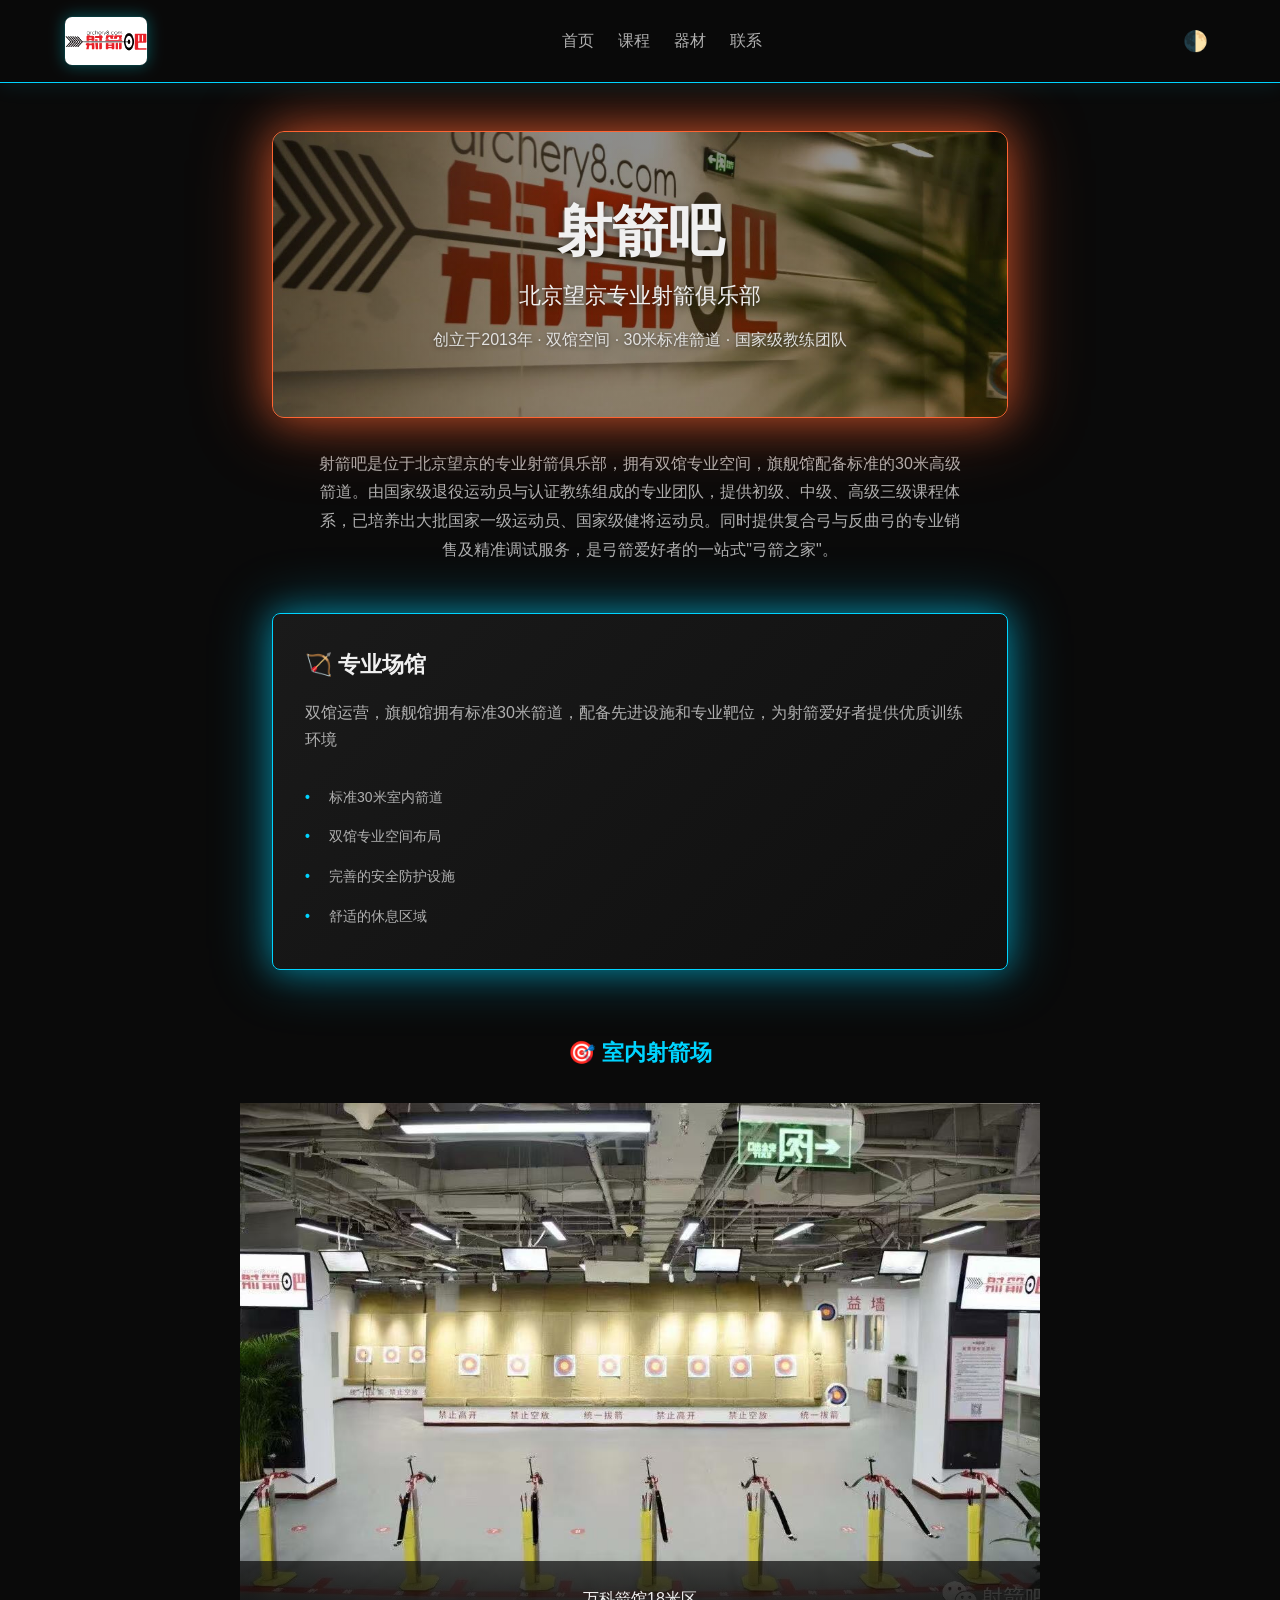
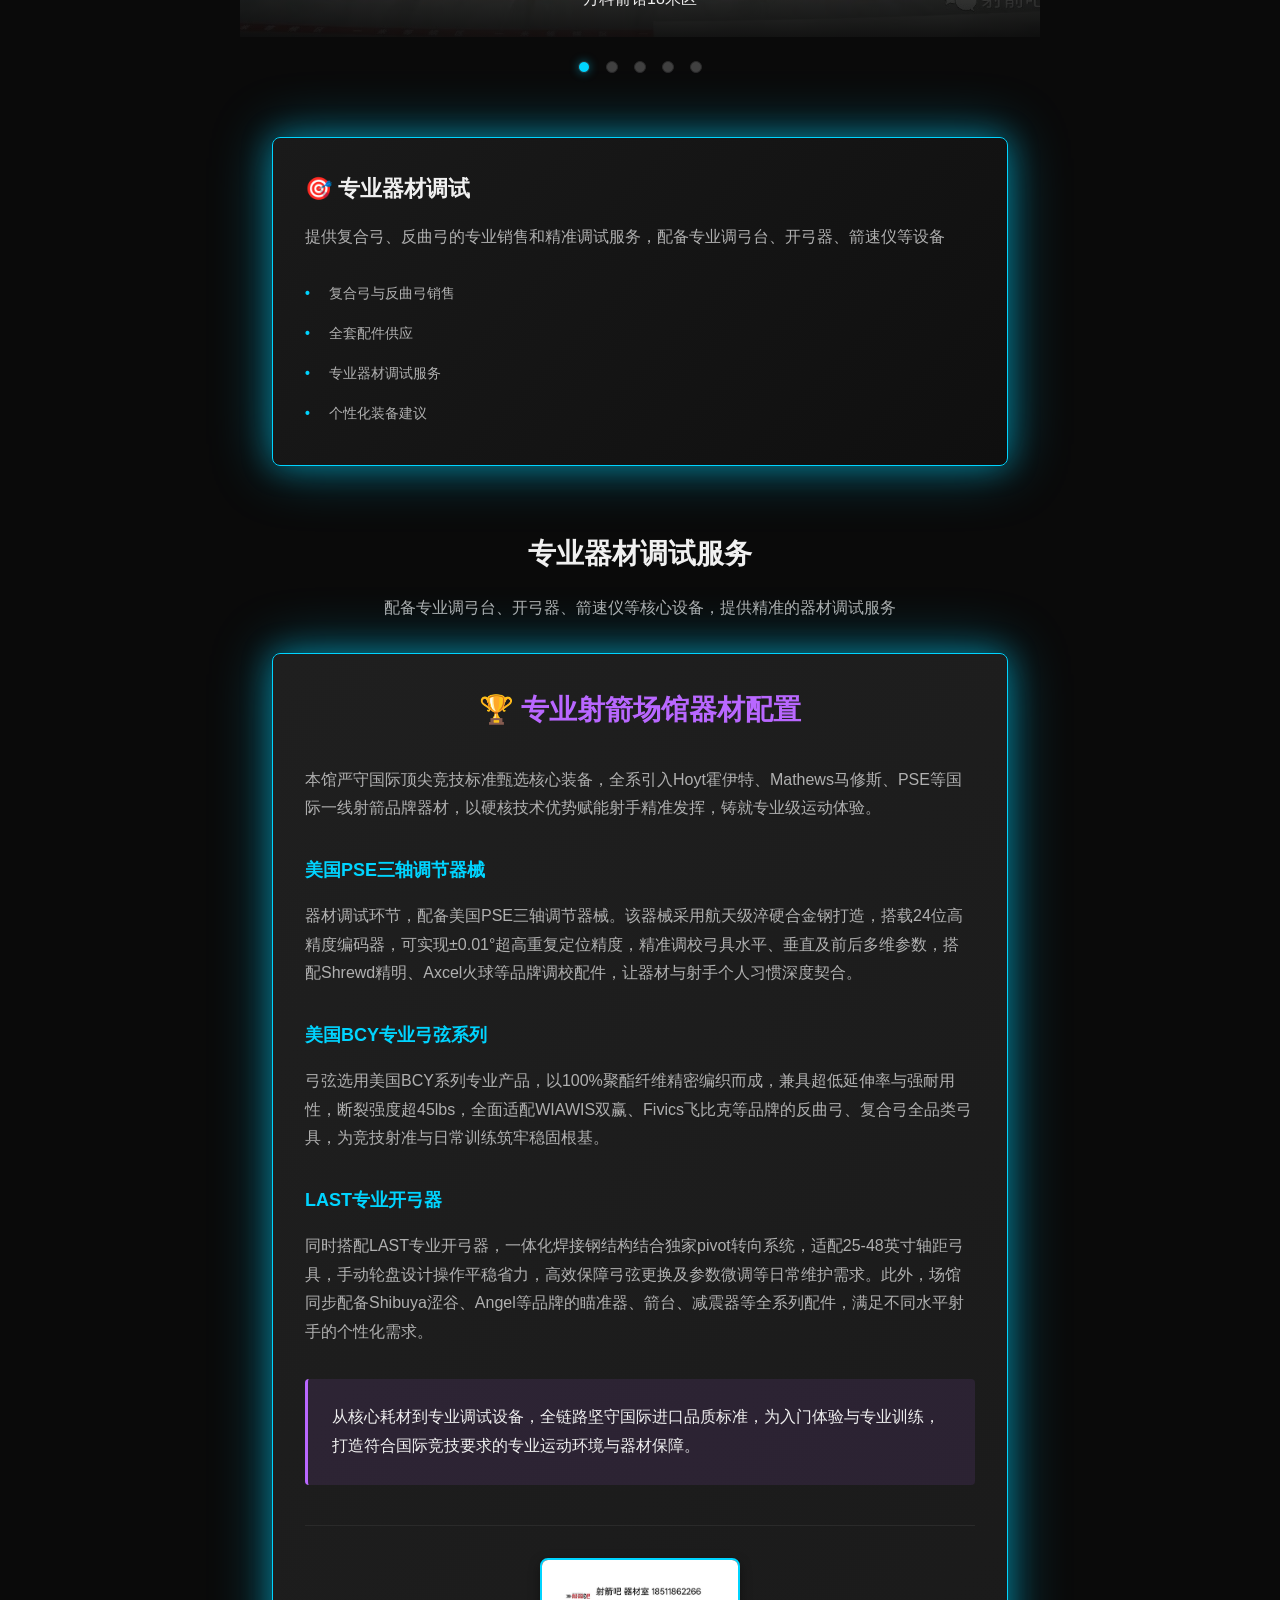
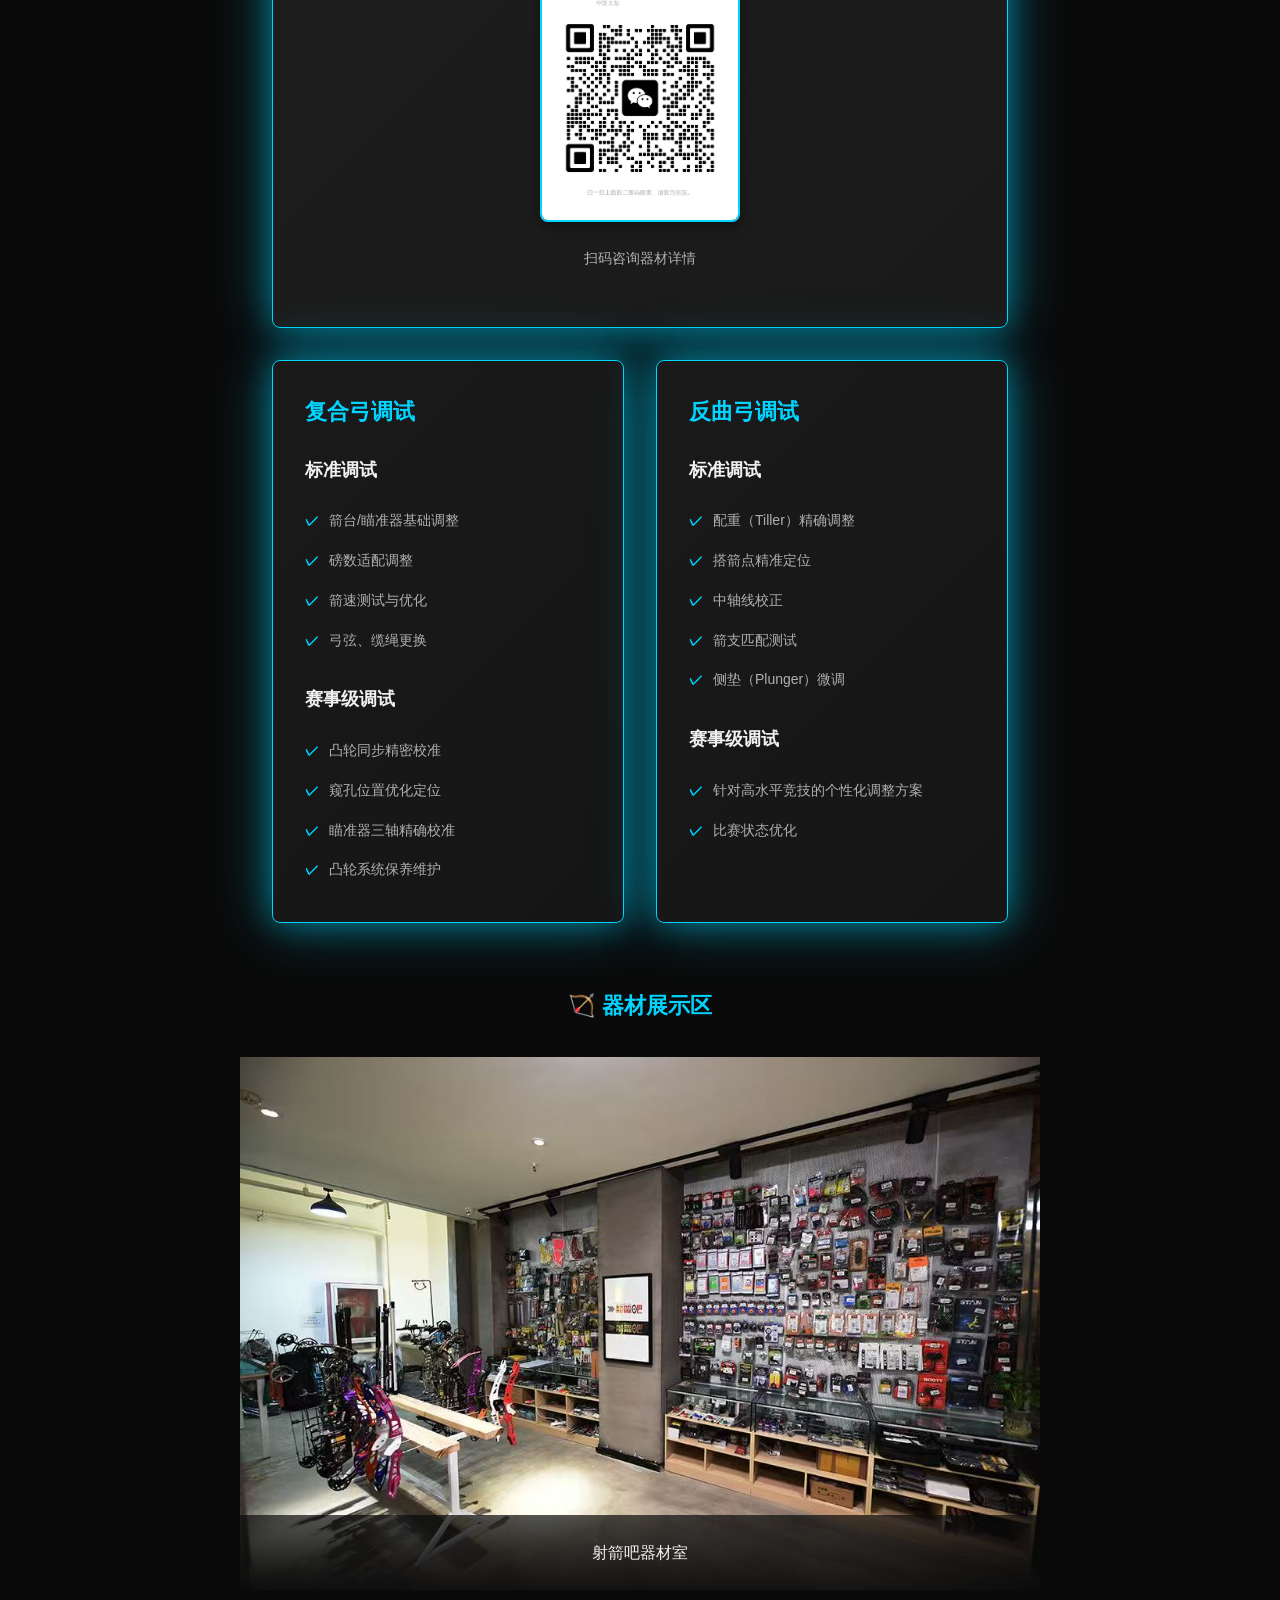
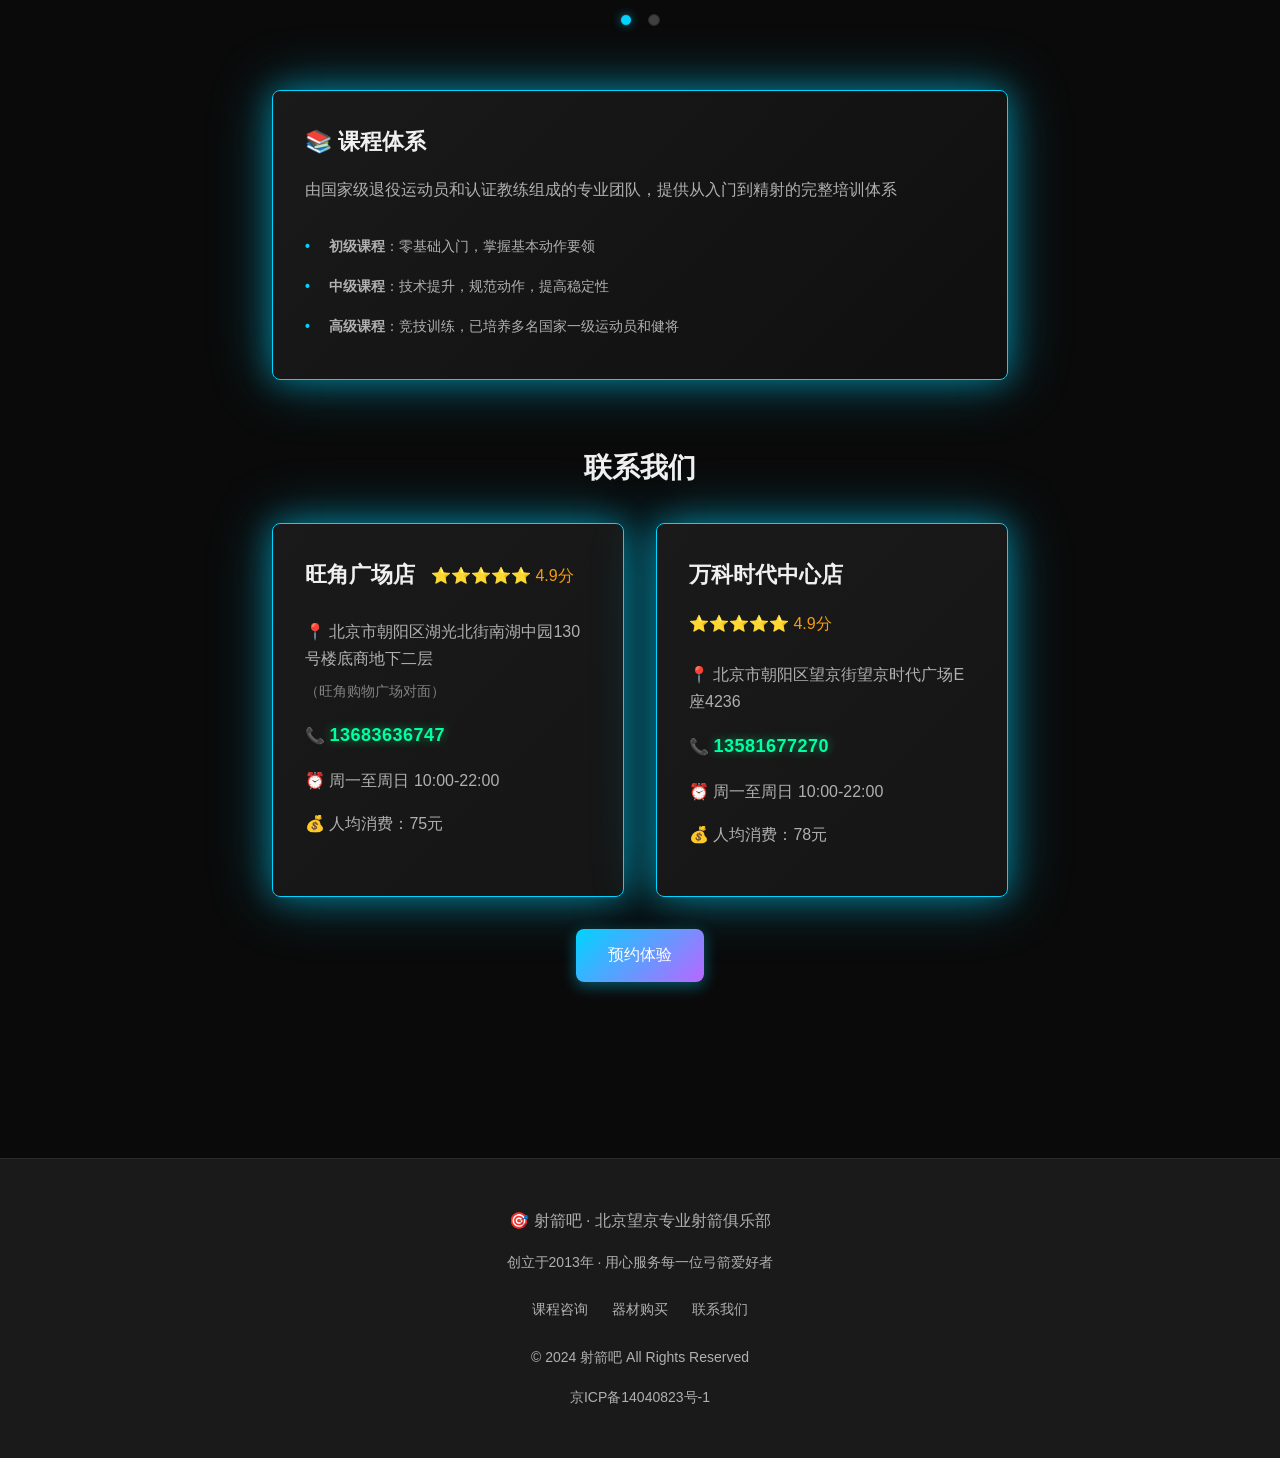
<file: index.html>
<!DOCTYPE html>
<html lang="zh-CN" data-theme="dark">
<head>
    <meta charset="UTF-8">
    <meta name="viewport" content="width=device-width, initial-scale=1.0">
    <meta name="description" content="射箭吧 - 北京望京专业射箭俱乐部，创立于2013年，双馆空间，30米标准箭道，国家级教练团队">
    <meta name="keywords" content="射箭,射箭俱乐部,望京射箭,北京射箭,射箭培训,复合弓,反曲弓">
    <title>射箭吧 🎯 北京望京专业射箭俱乐部</title>
    <link rel="stylesheet" href="css/style.css">
</head>
<body>
    <!-- 导航栏 -->
    <header class="header">
        <nav class="nav container">
            <div class="nav-brand">
                <a href="#home">
                    <img src="images/射箭吧logo.jpeg" alt="射箭吧" class="brand-logo">
                </a>
            </div>
            <ul class="nav-menu">
                <li><a href="#home">首页</a></li>
                <li><a href="#courses">课程</a></li>
                <li><a href="#equipment">器材</a></li>
                <li><a href="#contact">联系</a></li>
            </ul>
            <button class="theme-toggle" id="themeToggle" aria-label="切换主题">
                🌓
            </button>
        </nav>
    </header>

    <!-- 主体内容 -->
    <main class="main" id="home">
        <div class="container">
            <!-- Hero 介绍区 -->
            <section class="hero">
                <div class="hero-header">
                    <h1 class="hero-title">射箭吧</h1>
                    <h2 class="hero-subtitle">北京望京专业射箭俱乐部</h2>
                    <p class="subtitle">创立于2013年 · 双馆空间 · 30米标准箭道 · 国家级教练团队</p>
                </div>
                <p class="description">
                    射箭吧是位于北京望京的专业射箭俱乐部，拥有双馆专业空间，旗舰馆配备标准的30米高级箭道。由国家级退役运动员与认证教练组成的专业团队，提供初级、中级、高级三级课程体系，已培养出大批国家一级运动员、国家级健将运动员。同时提供复合弓与反曲弓的专业销售及精准调试服务，是弓箭爱好者的一站式"弓箭之家"。
                </p>
            </section>

            <!-- 核心服务卡片 -->
            <section class="services">
                <div class="service-cards">
                    <!-- 服务卡片 1 - 专业场馆 -->
                    <article class="service-card">
                        <h3>🏹 专业场馆</h3>
                        <p>双馆运营，旗舰馆拥有标准30米箭道，配备先进设施和专业靶位，为射箭爱好者提供优质训练环境</p>
                        <ul class="feature-list">
                            <li>标准30米室内箭道</li>
                            <li>双馆专业空间布局</li>
                            <li>完善的安全防护设施</li>
                            <li>舒适的休息区域</li>
                        </ul>
                    </article>
                </div>
            </section>

            <!-- 室内射箭场图片展示 -->
            <section class="gallery-section">
                <h3>🎯 室内射箭场</h3>
                <div class="gallery-slider-wrapper">
                    <div class="gallery-slider" data-gallery="range">
                        <div class="slider-track">
                            <div class="slider-item">
                                <img src="images/场馆1.jpeg" alt="万科箭馆18米区" loading="lazy">
                                <p class="slide-caption">万科箭馆18米区</p>
                            </div>
                            <div class="slider-item">
                                <img src="images/场馆2.jpeg" alt="万科箭馆10米区" loading="lazy">
                                <p class="slide-caption">万科箭馆10米区</p>
                            </div>
                            <div class="slider-item">
                                <img src="images/场馆3.jpeg" alt="万科箭馆休息区" loading="lazy">
                                <p class="slide-caption">万科箭馆休息区</p>
                            </div>
                            <div class="slider-item">
                                <img src="images/场馆4.jpeg" alt="旺角箭馆休息区" loading="lazy">
                                <p class="slide-caption">旺角箭馆休息区</p>
                            </div>
                            <div class="slider-item">
                                <img src="images/场馆5.jpeg" alt="旺角箭馆30米VIP区" loading="lazy">
                                <p class="slide-caption">旺角箭馆30米VIP区</p>
                            </div>
                        </div>
                    </div>
                </div>
                <div class="slider-dots" data-dots="range"></div>
            </section>

            <!-- 服务卡片 2 - 专业器材调试 -->
            <section class="services">
                <div class="service-cards">
                    <article class="service-card">
                        <h3>🎯 专业器材调试</h3>
                        <p>提供复合弓、反曲弓的专业销售和精准调试服务，配备专业调弓台、开弓器、箭速仪等设备</p>
                        <ul class="feature-list">
                            <li>复合弓与反曲弓销售</li>
                            <li>全套配件供应</li>
                            <li>专业器材调试服务</li>
                            <li>个性化装备建议</li>
                        </ul>
                    </article>
                </div>
            </section>

            <!-- 器材调试详情区 -->
            <section class="equipment-details" id="equipment">
                <h2>专业器材调试服务</h2>
                <p class="section-intro">配备专业调弓台、开弓器、箭速仪等核心设备，提供精准的器材调试服务</p>
                
                <div class="service-detail-cards">
                    <!-- 专业射箭场馆器材配置 -->
                    <div class="detail-card equipment-intro">
                        <h3>🏆 专业射箭场馆器材配置</h3>
                        <div class="equipment-content">
                            <p>本馆严守国际顶尖竞技标准甄选核心装备，全系引入Hoyt霍伊特、Mathews马修斯、PSE等国际一线射箭品牌器材，以硬核技术优势赋能射手精准发挥，铸就专业级运动体验。</p>
                            
                            <h4>美国PSE三轴调节器械</h4>
                            <p>器材调试环节，配备美国PSE三轴调节器械。该器械采用航天级淬硬合金钢打造，搭载24位高精度编码器，可实现±0.01°超高重复定位精度，精准调校弓具水平、垂直及前后多维参数，搭配Shrewd精明、Axcel火球等品牌调校配件，让器材与射手个人习惯深度契合。</p>
                            
                            <h4>美国BCY专业弓弦系列</h4>
                            <p>弓弦选用美国BCY系列专业产品，以100%聚酯纤维精密编织而成，兼具超低延伸率与强耐用性，断裂强度超45lbs，全面适配WIAWIS双赢、Fivics飞比克等品牌的反曲弓、复合弓全品类弓具，为竞技射准与日常训练筑牢稳固根基。</p>
                            
                            <h4>LAST专业开弓器</h4>
                            <p>同时搭配LAST专业开弓器，一体化焊接钢结构结合独家pivot转向系统，适配25-48英寸轴距弓具，手动轮盘设计操作平稳省力，高效保障弓弦更换及参数微调等日常维护需求。此外，场馆同步配备Shibuya涩谷、Angel等品牌的瞄准器、箭台、减震器等全系列配件，满足不同水平射手的个性化需求。</p>
                            
                            <p class="highlight">从核心耗材到专业调试设备，全链路坚守国际进口品质标准，为入门体验与专业训练，打造符合国际竞技要求的专业运动环境与器材保障。</p>
                            
                            <div class="equipment-qrcode">
                                <img src="images/器材室二维码.jpeg" alt="器材室咨询二维码" class="qrcode-img">
                                <p class="qrcode-text">扫码咨询器材详情</p>
                            </div>
                        </div>
                    </div>

                    <!-- 复合弓调试 -->
                    <div class="detail-card">
                        <h3>复合弓调试</h3>
                        
                        <h4>标准调试</h4>
                        <ul>
                            <li>箭台/瞄准器基础调整</li>
                            <li>磅数适配调整</li>
                            <li>箭速测试与优化</li>
                            <li>弓弦、缆绳更换</li>
                        </ul>
                        
                        <h4>赛事级调试</h4>
                        <ul>
                            <li>凸轮同步精密校准</li>
                            <li>窥孔位置优化定位</li>
                            <li>瞄准器三轴精确校准</li>
                            <li>凸轮系统保养维护</li>
                        </ul>
                    </div>

                    <!-- 反曲弓调试 -->
                    <div class="detail-card">
                        <h3>反曲弓调试</h3>
                        
                        <h4>标准调试</h4>
                        <ul>
                            <li>配重（Tiller）精确调整</li>
                            <li>搭箭点精准定位</li>
                            <li>中轴线校正</li>
                            <li>箭支匹配测试</li>
                            <li>侧垫（Plunger）微调</li>
                        </ul>
                        
                        <h4>赛事级调试</h4>
                        <ul>
                            <li>针对高水平竞技的个性化调整方案</li>
                            <li>比赛状态优化</li>
                        </ul>
                    </div>
                </div>
            </section>

            <!-- 器材展示区图片 -->
            <section class="gallery-section">
                <h3>🏹 器材展示区</h3>
                <div class="gallery-slider-wrapper">
                    <div class="gallery-slider" data-gallery="equipment">
                        <div class="slider-track">
                            <div class="slider-item">
                                <img src="images/器材1.jpeg" alt="射箭吧器材室" loading="lazy">
                                <p class="slide-caption">射箭吧器材室</p>
                            </div>
                            <div class="slider-item">
                                <img src="images/器材2.jpeg" alt="高端弦料总动员" loading="lazy">
                                <p class="slide-caption">高端弦料总动员</p>
                            </div>
                        </div>
                    </div>
                </div>
                <div class="slider-dots" data-dots="equipment"></div>
            </section>

            <!-- 课程体系卡片 -->
            <section class="services" id="courses">
                <div class="service-cards">
                    <article class="service-card">
                        <h3>📚 课程体系</h3>
                        <p>由国家级退役运动员和认证教练组成的专业团队，提供从入门到精射的完整培训体系</p>
                        <ul class="feature-list">
                            <li><strong>初级课程</strong>：零基础入门，掌握基本动作要领</li>
                            <li><strong>中级课程</strong>：技术提升，规范动作，提高稳定性</li>
                            <li><strong>高级课程</strong>：竞技训练，已培养多名国家一级运动员和健将</li>
                        </ul>
                    </article>
                </div>
            </section>

            <!-- 联系方式 -->
            <section class="contact" id="contact">
                <h2>联系我们</h2>
                
                <div class="contact-cards-wrapper">
                    <!-- 旺角广场店 -->
                    <div class="contact-card">
                        <h3>旺角广场店 <span class="rating">⭐⭐⭐⭐⭐ 4.9分</span></h3>
                        <div class="contact-info">
                            <p>📍 北京市朝阳区湖光北街南湖中园130号楼底商地下二层</p>
                            <p class="address-note">（旺角购物广场对面）</p>
                            <p>📞 <span class="phone-number">13683636747</span></p>
                            <p>⏰ 周一至周日 10:00-22:00</p>
                            <p>💰 人均消费：75元</p>
                        </div>
                    </div>
                    
                    <!-- 万科时代中心店 -->
                    <div class="contact-card">
                        <h3>万科时代中心店 <span class="rating">⭐⭐⭐⭐⭐ 4.9分</span></h3>
                        <div class="contact-info">
                            <p>📍 北京市朝阳区望京街望京时代广场E座4236</p>
                            <p>📞 <span class="phone-number">13581677270</span></p>
                            <p>⏰ 周一至周日 10:00-22:00</p>
                            <p>💰 人均消费：78元</p>
                        </div>
                    </div>
                </div>
                
                <button class="btn-primary">预约体验</button>
            </section>
        </div>
    </main>

    <!-- 页脚 -->
    <footer class="footer">
        <div class="container">
            <div class="footer-content">
                <p>🎯 射箭吧 · 北京望京专业射箭俱乐部</p>
                <p class="footer-meta">创立于2013年 · 用心服务每一位弓箭爱好者</p>
                <nav class="footer-links">
                    <a href="#courses">课程咨询</a>
                    <a href="#equipment">器材购买</a>
                    <a href="#contact">联系我们</a>
                </nav>
                <p class="copyright">© 2024 射箭吧 All Rights Reserved</p>
                <p class="icp-info">京ICP备14040823号-1</p>
            </div>
        </div>
    </footer>

    <script src="js/script.js"></script>
</body>
</html>
</file>
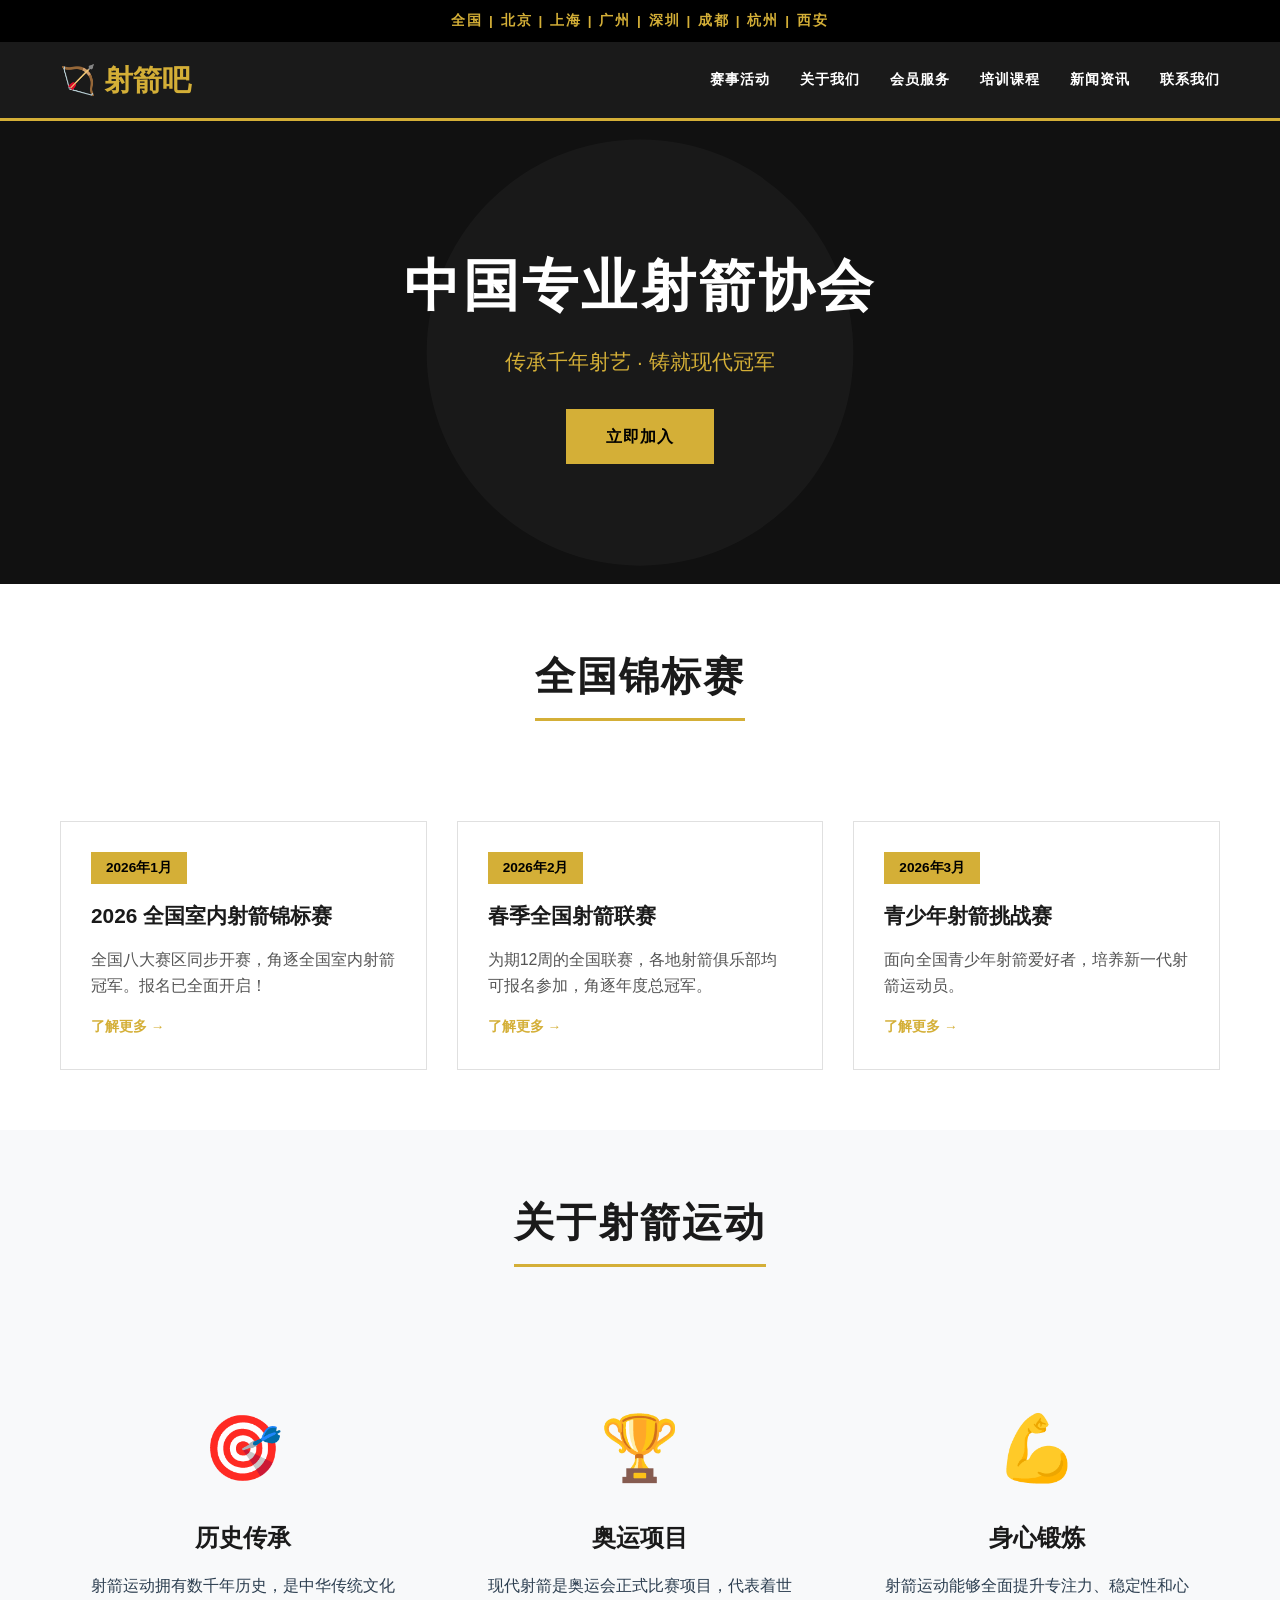
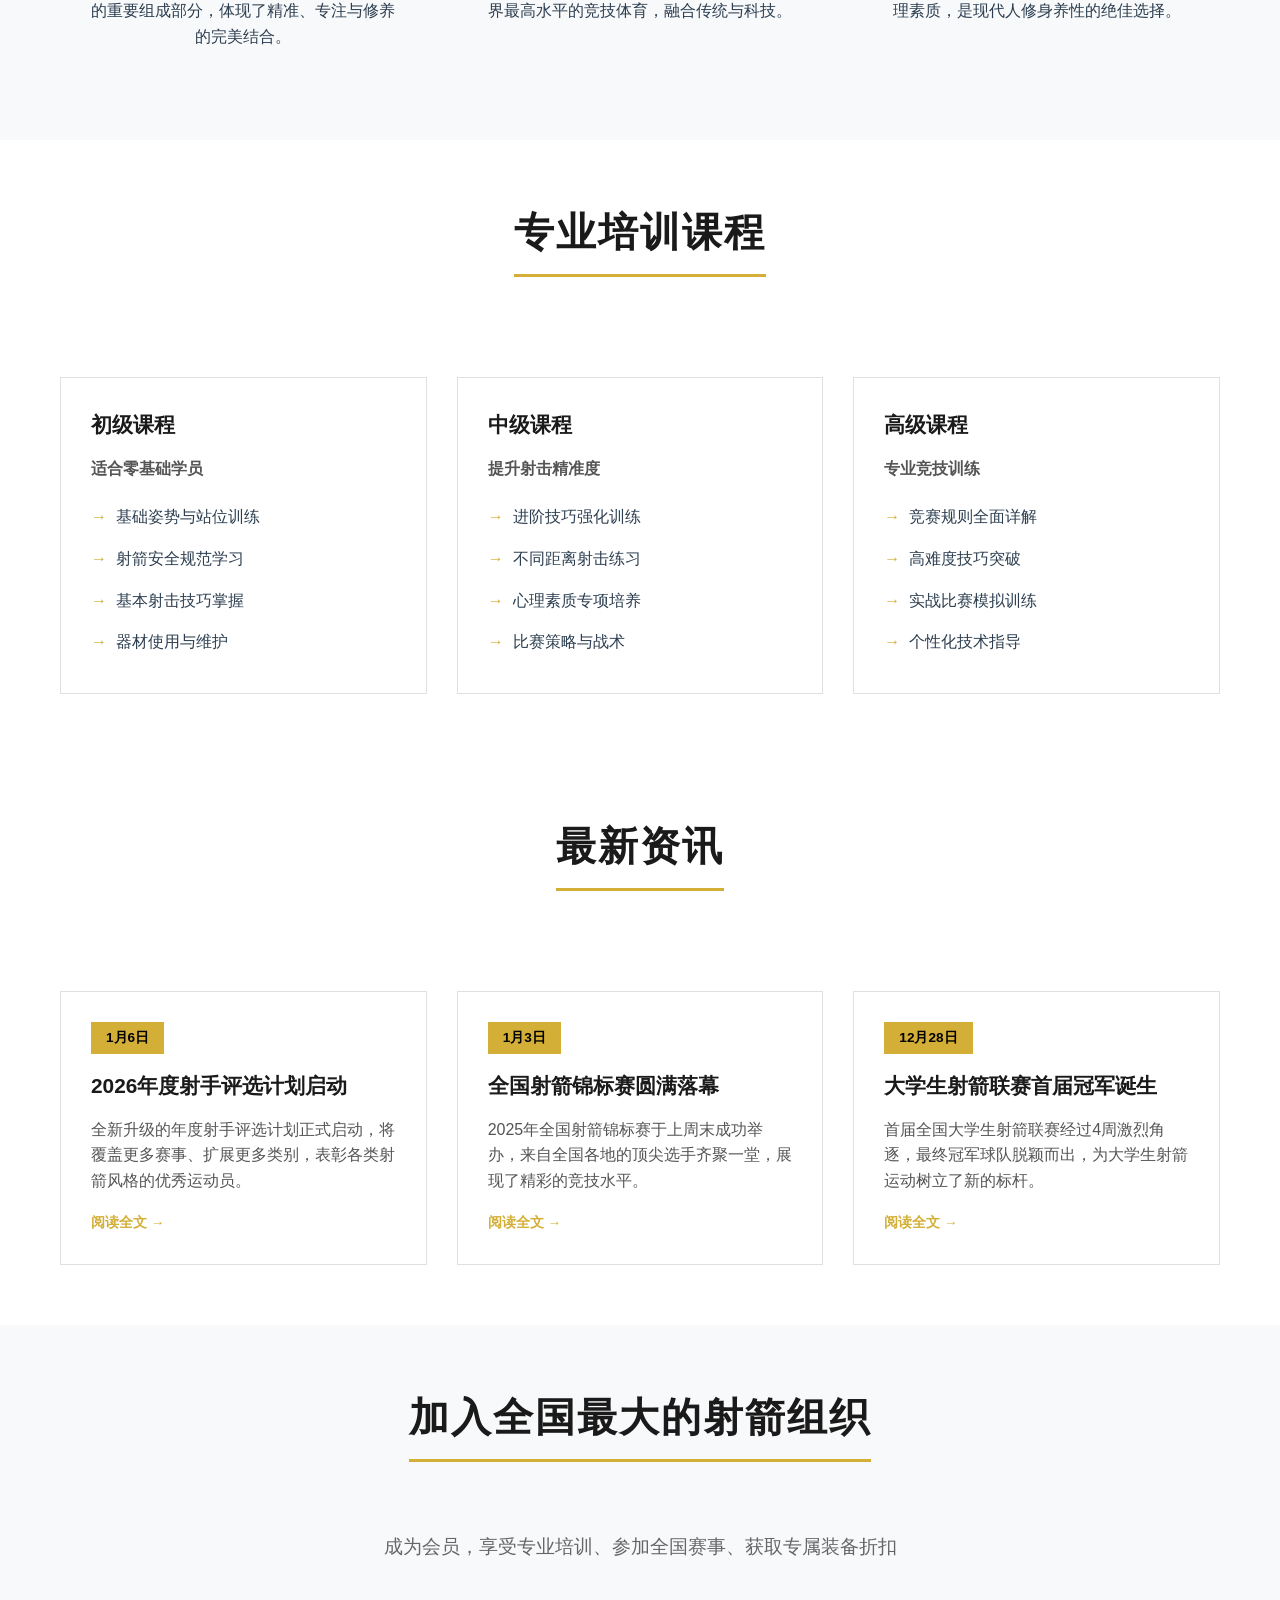
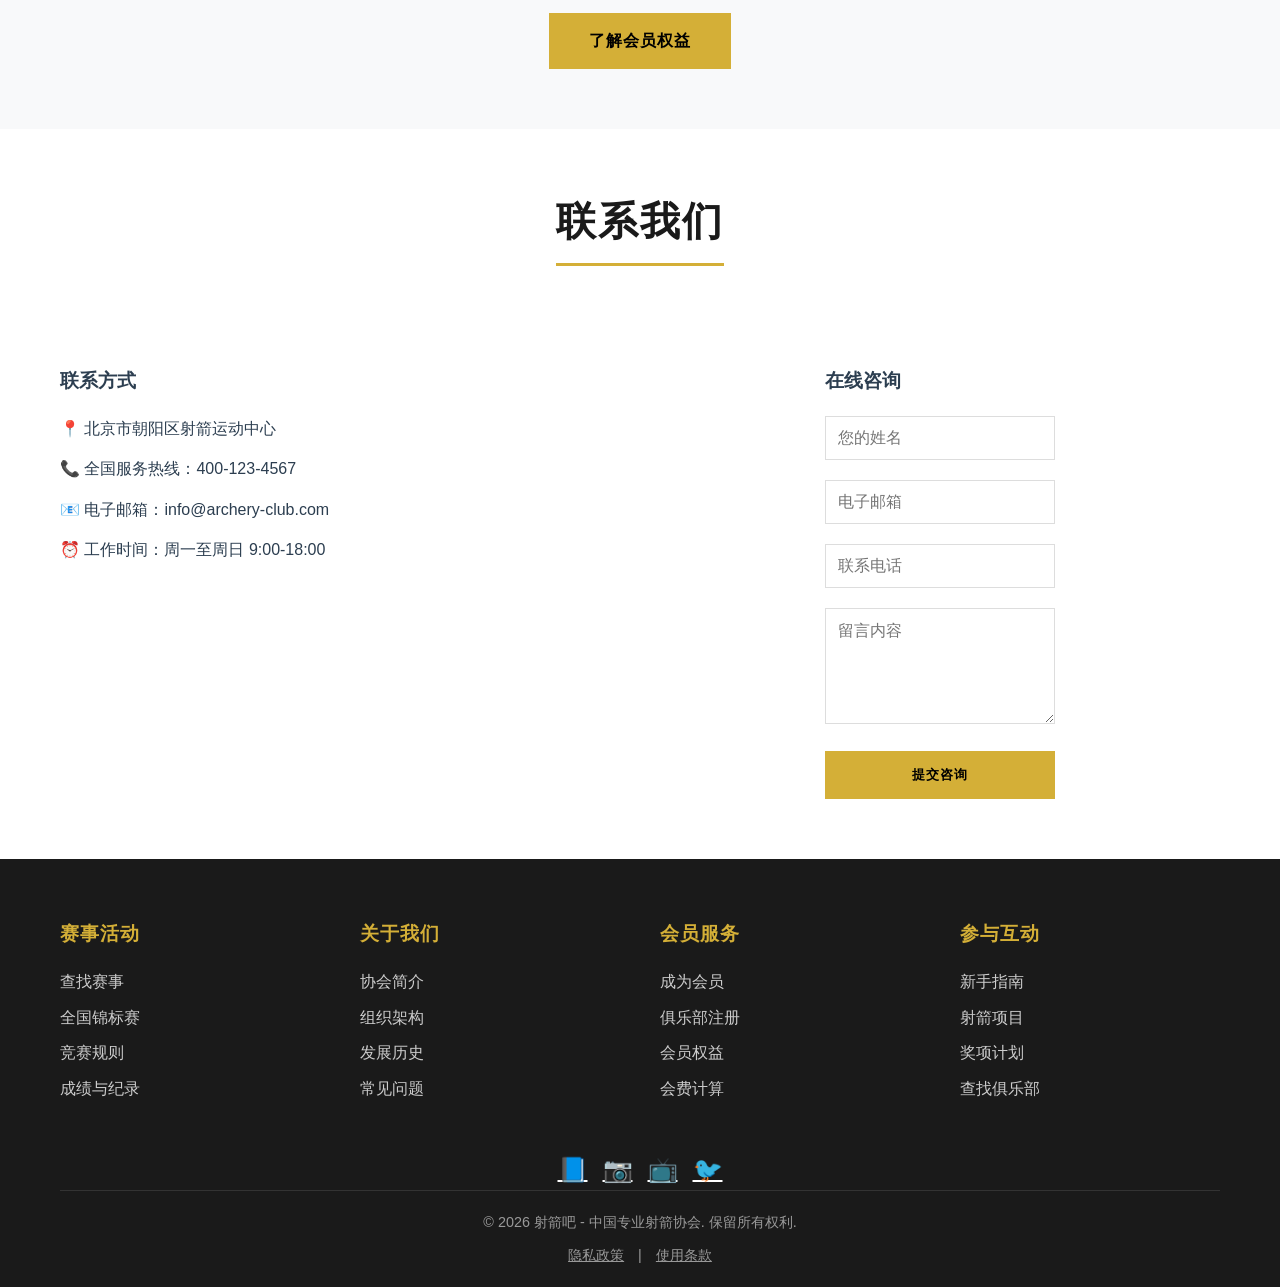
<file: index-old.html>
<!DOCTYPE html>
<html lang="zh-CN">
<head>
    <meta charset="UTF-8">
    <meta name="viewport" content="width=device-width, initial-scale=1.0">
    <title>射箭吧 - 中国专业射箭协会</title>
    <style>
        * {
            margin: 0;
            padding: 0;
            box-sizing: border-box;
        }
        body {
            font-family: -apple-system, BlinkMacSystemFont, 'Segoe UI', 'Microsoft YaHei', Arial, sans-serif;
            line-height: 1.6;
            color: #2c3e50;
            background: #fff;
        }
        .container {
            max-width: 1200px;
            margin: 0 auto;
            padding: 0 20px;
        }
        /* Header & Navigation */
        header {
            background: #1a1a1a;
            border-bottom: 3px solid #d4af37;
            position: sticky;
            top: 0;
            z-index: 1000;
        }
        .header-top {
            background: #000;
            padding: 10px 0;
            text-align: center;
            color: #d4af37;
            font-size: 0.85em;
            letter-spacing: 2px;
            font-weight: bold;
        }
        .logo-nav {
            display: flex;
            justify-content: space-between;
            align-items: center;
            padding: 15px 0;
        }
        .logo {
            color: #d4af37;
            font-size: 1.8em;
            font-weight: bold;
            text-decoration: none;
        }
        nav {
            display: flex;
            gap: 30px;
        }
        nav a {
            color: #fff;
            text-decoration: none;
            text-transform: uppercase;
            font-size: 0.9em;
            font-weight: 600;
            letter-spacing: 1px;
            transition: color 0.3s;
        }
        nav a:hover {
            color: #d4af37;
        }
        /* Hero Section */
        .hero {
            background: linear-gradient(rgba(0,0,0,0.5), rgba(0,0,0,0.5)), 
                        url('data:image/svg+xml,<svg xmlns="http://www.w3.org/2000/svg" viewBox="0 0 1200 600"><rect fill="%23222" width="1200" height="600"/><circle fill="%23333" cx="600" cy="300" r="200"/></svg>');
            background-size: cover;
            background-position: center;
            color: white;
            text-align: center;
            padding: 120px 20px;
        }
        .hero-title {
            font-size: 3.5em;
            font-weight: 700;
            margin-bottom: 15px;
            text-transform: uppercase;
            letter-spacing: 3px;
        }
        .hero-subtitle {
            font-size: 1.3em;
            margin-bottom: 30px;
            color: #d4af37;
        }
        .cta-button {
            display: inline-block;
            background: #d4af37;
            color: #000;
            padding: 15px 40px;
            text-decoration: none;
            font-weight: bold;
            text-transform: uppercase;
            letter-spacing: 1px;
            transition: background 0.3s;
            border: none;
            cursor: pointer;
        }
        .cta-button:hover {
            background: #b8941f;
        }
        /* Section Styles */
        section {
            padding: 60px 0;
        }
        .section-title {
            font-size: 2.5em;
            text-align: center;
            margin-bottom: 50px;
            text-transform: uppercase;
            letter-spacing: 2px;
            color: #1a1a1a;
            border-bottom: 3px solid #d4af37;
            display: inline-block;
            padding-bottom: 10px;
        }
        .section-header {
            text-align: center;
            margin-bottom: 50px;
        }
        /* Card Grid */
        .card-grid {
            display: grid;
            grid-template-columns: repeat(auto-fit, minmax(300px, 1fr));
            gap: 30px;
            margin-top: 40px;
        }
        .card {
            background: #fff;
            border: 1px solid #e0e0e0;
            padding: 30px;
            transition: transform 0.3s, box-shadow 0.3s;
        }
        .card:hover {
            transform: translateY(-5px);
            box-shadow: 0 10px 30px rgba(0,0,0,0.1);
        }
        .card-date {
            background: #d4af37;
            color: #000;
            display: inline-block;
            padding: 5px 15px;
            font-weight: bold;
            font-size: 0.85em;
            margin-bottom: 15px;
        }
        .card-title {
            font-size: 1.3em;
            font-weight: bold;
            margin-bottom: 15px;
            color: #1a1a1a;
        }
        .card-text {
            color: #555;
            margin-bottom: 15px;
        }
        .read-more {
            color: #d4af37;
            text-decoration: none;
            font-weight: 600;
            text-transform: uppercase;
            font-size: 0.85em;
        }
        /* Features */
        .features {
            background: #f8f9fa;
        }
        .feature-box {
            text-align: center;
            padding: 30px;
        }
        .feature-icon {
            font-size: 4em;
            margin-bottom: 20px;
        }
        .feature-title {
            font-size: 1.5em;
            font-weight: bold;
            margin-bottom: 15px;
            color: #1a1a1a;
        }
        /* List Styles */
        .course-list {
            list-style: none;
            padding-left: 0;
        }
        .course-list li {
            padding: 8px 0 8px 25px;
            position: relative;
        }
        .course-list li:before {
            content: "→";
            position: absolute;
            left: 0;
            color: #d4af37;
            font-weight: bold;
        }
        /* Footer */
        footer {
            background: #1a1a1a;
            color: #fff;
            padding: 60px 0 20px;
        }
        .footer-content {
            display: grid;
            grid-template-columns: repeat(auto-fit, minmax(250px, 1fr));
            gap: 40px;
            margin-bottom: 40px;
        }
        .footer-section h3 {
            color: #d4af37;
            margin-bottom: 20px;
            text-transform: uppercase;
            letter-spacing: 1px;
        }
        .footer-section ul {
            list-style: none;
        }
        .footer-section ul li {
            margin-bottom: 10px;
        }
        .footer-section a {
            color: #ccc;
            text-decoration: none;
            transition: color 0.3s;
        }
        .footer-section a:hover {
            color: #d4af37;
        }
        .footer-bottom {
            border-top: 1px solid #333;
            padding-top: 20px;
            text-align: center;
            color: #999;
            font-size: 0.9em;
        }
        .social-links {
            display: flex;
            gap: 15px;
            justify-content: center;
            margin-top: 20px;
        }
        .social-links a {
            color: #fff;
            font-size: 1.5em;
        }
        /* Form */
        .contact-form {
            max-width: 600px;
            margin: 0 auto;
        }
        .form-group {
            margin-bottom: 20px;
        }
        .form-group input,
        .form-group textarea {
            width: 100%;
            padding: 12px;
            border: 1px solid #ddd;
            font-family: inherit;
            font-size: 1em;
        }
        .form-group input:focus,
        .form-group textarea:focus {
            outline: none;
            border-color: #d4af37;
        }
        @media (max-width: 768px) {
            .logo-nav {
                flex-direction: column;
                gap: 15px;
            }
            nav {
                flex-wrap: wrap;
                justify-content: center;
                gap: 15px;
            }
            .hero-title {
                font-size: 2em;
            }
        }
    </style>
</head>
<body>
    <header>
        <div class="header-top">
            全国 | 北京 | 上海 | 广州 | 深圳 | 成都 | 杭州 | 西安
        </div>
        <div class="container">
            <div class="logo-nav">
                <a href="#" class="logo">🏹 射箭吧</a>
                <nav>
                    <a href="#events">赛事活动</a>
                    <a href="#about">关于我们</a>
                    <a href="#membership">会员服务</a>
                    <a href="#training">培训课程</a>
                    <a href="#news">新闻资讯</a>
                    <a href="#contact">联系我们</a>
                </nav>
            </div>
        </div>
    </header>

    <div class="hero">
        <div class="container">
            <h1 class="hero-title">中国专业射箭协会</h1>
            <p class="hero-subtitle">传承千年射艺 · 铸就现代冠军</p>
            <a href="#membership" class="cta-button">立即加入</a>
        </div>
    </div>

    <section id="events">
        <div class="container">
            <div class="section-header">
                <h2 class="section-title">全国锦标赛</h2>
            </div>
            <div class="card-grid">
                <div class="card">
                    <div class="card-date">2026年1月</div>
                    <h3 class="card-title">2026 全国室内射箭锦标赛</h3>
                    <p class="card-text">全国八大赛区同步开赛，角逐全国室内射箭冠军。报名已全面开启！</p>
                    <a href="#" class="read-more">了解更多 →</a>
                </div>
                <div class="card">
                    <div class="card-date">2026年2月</div>
                    <h3 class="card-title">春季全国射箭联赛</h3>
                    <p class="card-text">为期12周的全国联赛，各地射箭俱乐部均可报名参加，角逐年度总冠军。</p>
                    <a href="#" class="read-more">了解更多 →</a>
                </div>
                <div class="card">
                    <div class="card-date">2026年3月</div>
                    <h3 class="card-title">青少年射箭挑战赛</h3>
                    <p class="card-text">面向全国青少年射箭爱好者，培养新一代射箭运动员。</p>
                    <a href="#" class="read-more">了解更多 →</a>
                </div>
            </div>
        </div>
    </section>

    <section id="about" class="features">
        <div class="container">
            <div class="section-header">
                <h2 class="section-title">关于射箭运动</h2>
            </div>
            <div class="card-grid">
                <div class="feature-box">
                    <div class="feature-icon">🎯</div>
                    <h3 class="feature-title">历史传承</h3>
                    <p>射箭运动拥有数千年历史，是中华传统文化的重要组成部分，体现了精准、专注与修养的完美结合。</p>
                </div>
                <div class="feature-box">
                    <div class="feature-icon">🏆</div>
                    <h3 class="feature-title">奥运项目</h3>
                    <p>现代射箭是奥运会正式比赛项目，代表着世界最高水平的竞技体育，融合传统与科技。</p>
                </div>
                <div class="feature-box">
                    <div class="feature-icon">💪</div>
                    <h3 class="feature-title">身心锻炼</h3>
                    <p>射箭运动能够全面提升专注力、稳定性和心理素质，是现代人修身养性的绝佳选择。</p>
                </div>
            </div>
        </div>
    </section>

    <section id="training">
        <div class="container">
            <div class="section-header">
                <h2 class="section-title">专业培训课程</h2>
            </div>
            <div class="card-grid">
                <div class="card">
                    <h3 class="card-title">初级课程</h3>
                    <p class="card-text"><strong>适合零基础学员</strong></p>
                    <ul class="course-list">
                        <li>基础姿势与站位训练</li>
                        <li>射箭安全规范学习</li>
                        <li>基本射击技巧掌握</li>
                        <li>器材使用与维护</li>
                    </ul>
                </div>
                <div class="card">
                    <h3 class="card-title">中级课程</h3>
                    <p class="card-text"><strong>提升射击精准度</strong></p>
                    <ul class="course-list">
                        <li>进阶技巧强化训练</li>
                        <li>不同距离射击练习</li>
                        <li>心理素质专项培养</li>
                        <li>比赛策略与战术</li>
                    </ul>
                </div>
                <div class="card">
                    <h3 class="card-title">高级课程</h3>
                    <p class="card-text"><strong>专业竞技训练</strong></p>
                    <ul class="course-list">
                        <li>竞赛规则全面详解</li>
                        <li>高难度技巧突破</li>
                        <li>实战比赛模拟训练</li>
                        <li>个性化技术指导</li>
                    </ul>
                </div>
            </div>
        </div>
    </section>

    <section id="news">
        <div class="container">
            <div class="section-header">
                <h2 class="section-title">最新资讯</h2>
            </div>
            <div class="card-grid">
                <div class="card">
                    <div class="card-date">1月6日</div>
                    <h3 class="card-title">2026年度射手评选计划启动</h3>
                    <p class="card-text">全新升级的年度射手评选计划正式启动，将覆盖更多赛事、扩展更多类别，表彰各类射箭风格的优秀运动员。</p>
                    <a href="#" class="read-more">阅读全文 →</a>
                </div>
                <div class="card">
                    <div class="card-date">1月3日</div>
                    <h3 class="card-title">全国射箭锦标赛圆满落幕</h3>
                    <p class="card-text">2025年全国射箭锦标赛于上周末成功举办，来自全国各地的顶尖选手齐聚一堂，展现了精彩的竞技水平。</p>
                    <a href="#" class="read-more">阅读全文 →</a>
                </div>
                <div class="card">
                    <div class="card-date">12月28日</div>
                    <h3 class="card-title">大学生射箭联赛首届冠军诞生</h3>
                    <p class="card-text">首届全国大学生射箭联赛经过4周激烈角逐，最终冠军球队脱颖而出，为大学生射箭运动树立了新的标杆。</p>
                    <a href="#" class="read-more">阅读全文 →</a>
                </div>
            </div>
        </div>
    </section>

    <section id="membership" class="features">
        <div class="container">
            <div class="section-header">
                <h2 class="section-title">加入全国最大的射箭组织</h2>
                <p style="text-align: center; font-size: 1.2em; color: #666; margin-top: 20px;">
                    成为会员，享受专业培训、参加全国赛事、获取专属装备折扣
                </p>
            </div>
            <div style="text-align: center; margin-top: 40px;">
                <a href="#" class="cta-button">了解会员权益</a>
            </div>
        </div>
    </section>

    <section id="contact">
        <div class="container">
            <div class="section-header">
                <h2 class="section-title">联系我们</h2>
            </div>
            <div style="display: grid; grid-template-columns: 1fr 1fr; gap: 40px; margin-top: 40px;">
                <div>
                    <h3 style="margin-bottom: 20px;">联系方式</h3>
                    <p style="margin-bottom: 15px;">📍 北京市朝阳区射箭运动中心</p>
                    <p style="margin-bottom: 15px;">📞 全国服务热线：400-123-4567</p>
                    <p style="margin-bottom: 15px;">📧 电子邮箱：info@archery-club.com</p>
                    <p style="margin-bottom: 15px;">⏰ 工作时间：周一至周日 9:00-18:00</p>
                </div>
                <div class="contact-form">
                    <h3 style="margin-bottom: 20px;">在线咨询</h3>
                    <form>
                        <div class="form-group">
                            <input type="text" placeholder="您的姓名" required>
                        </div>
                        <div class="form-group">
                            <input type="email" placeholder="电子邮箱" required>
                        </div>
                        <div class="form-group">
                            <input type="tel" placeholder="联系电话">
                        </div>
                        <div class="form-group">
                            <textarea placeholder="留言内容" rows="5" required></textarea>
                        </div>
                        <button type="submit" class="cta-button" style="width: 100%;">提交咨询</button>
                    </form>
                </div>
            </div>
        </div>
    </section>

    <footer>
        <div class="container">
            <div class="footer-content">
                <div class="footer-section">
                    <h3>赛事活动</h3>
                    <ul>
                        <li><a href="#">查找赛事</a></li>
                        <li><a href="#">全国锦标赛</a></li>
                        <li><a href="#">竞赛规则</a></li>
                        <li><a href="#">成绩与纪录</a></li>
                    </ul>
                </div>
                <div class="footer-section">
                    <h3>关于我们</h3>
                    <ul>
                        <li><a href="#">协会简介</a></li>
                        <li><a href="#">组织架构</a></li>
                        <li><a href="#">发展历史</a></li>
                        <li><a href="#">常见问题</a></li>
                    </ul>
                </div>
                <div class="footer-section">
                    <h3>会员服务</h3>
                    <ul>
                        <li><a href="#">成为会员</a></li>
                        <li><a href="#">俱乐部注册</a></li>
                        <li><a href="#">会员权益</a></li>
                        <li><a href="#">会费计算</a></li>
                    </ul>
                </div>
                <div class="footer-section">
                    <h3>参与互动</h3>
                    <ul>
                        <li><a href="#">新手指南</a></li>
                        <li><a href="#">射箭项目</a></li>
                        <li><a href="#">奖项计划</a></li>
                        <li><a href="#">查找俱乐部</a></li>
                    </ul>
                </div>
            </div>
            <div class="social-links">
                <a href="#">📘</a>
                <a href="#">📷</a>
                <a href="#">📺</a>
                <a href="#">🐦</a>
            </div>
            <div class="footer-bottom">
                <p>© 2026 射箭吧 - 中国专业射箭协会. 保留所有权利.</p>
                <p style="margin-top: 10px;">
                    <a href="#" style="color: #999; margin: 0 10px;">隐私政策</a> | 
                    <a href="#" style="color: #999; margin: 0 10px;">使用条款</a>
                </p>
            </div>
        </div>
    </footer>
</body>
</html>
</file>
<file: css/style.css>
/* ==========================================
   射箭吧网站样式 - Coderon 极简风格
   ========================================== */

/* CSS 变量定义 */
:root {
  /* 颜色系统 - 深色主题（默认） */
  --color-background: #0a0a0a;
  --color-background-alt: #1a1a1a;
  --color-text: #f0f0f0;
  --color-text-secondary: #b0b0b0;
  --color-text-muted: #808080;
  
  /* 强调色 - 霓虹青色 */
  --color-accent: #00d4ff;
  --color-accent-hover: #00e5ff;
  --color-accent-light: #1a3a4a;
  --color-accent-glow: rgba(0, 212, 255, 0.4);
  
  /* 次要强调色 - 霓虹紫 */
  --color-secondary: #b967ff;
  --color-secondary-glow: rgba(185, 103, 255, 0.3);
  
  /* 边框 */
  --color-border: #2a2a2a;
  --color-border-dark: #404040;
  --color-border-accent: #00d4ff;
  
  /* 阴影 - 带发光效果 */
  --shadow-xs: 0 2px 4px rgba(0,0,0,0.3);
  --shadow-sm: 0 4px 12px rgba(0,0,0,0.4);
  --shadow-md: 0 8px 24px rgba(0,0,0,0.5);
  --shadow-glow: 0 0 20px var(--color-accent-glow);
  --shadow-glow-strong: 0 0 30px var(--color-accent-glow), 0 0 60px var(--color-accent-glow);
  
  /* 间距系统（8px基准） */
  --space-1: 8px;
  --space-2: 16px;
  --space-3: 24px;
  --space-4: 32px;
  --space-5: 40px;
  --space-6: 48px;
  --space-8: 64px;
  
  /* 字体 */
  --font-family: -apple-system, BlinkMacSystemFont, 'Segoe UI', 'Roboto', 
                 'Helvetica Neue', 'Microsoft YaHei', 'PingFang SC', 
                 Arial, sans-serif;
  --font-size-sm: 14px;
  --font-size-base: 16px;
  --font-size-lg: 18px;
  --font-size-xl: 22px;
  --font-size-2xl: 28px;
  --font-size-3xl: 36px;
  
  --line-height-tight: 1.25;
  --line-height-base: 1.7;
  --line-height-loose: 1.8;
  
  --font-weight-normal: 400;
  --font-weight-medium: 500;
  --font-weight-bold: 700;
  
  /* 圆角 */
  --radius-sm: 4px;
  --radius-md: 8px;
  --radius-lg: 12px;
  
  /* 过渡 */
  --transition-fast: 0.15s ease;
  --transition-base: 0.3s ease;
}

/* 浅色主题（可选） */
[data-theme="light"] {
  --color-background: #ffffff;
  --color-background-alt: #f8f9fa;
  --color-text: #292929;
  --color-text-secondary: #666666;
  --color-text-muted: #999999;
  --color-accent: #00a8cc;
  --color-accent-hover: #0096b8;
  --color-accent-light: #e0f7ff;
  --color-accent-glow: rgba(0, 168, 204, 0.2);
  --color-secondary: #9b4dca;
  --color-secondary-glow: rgba(155, 77, 202, 0.2);
  --color-border: #ebebeb;
  --color-border-dark: #dddddd;
  --color-border-accent: #00a8cc;
  --shadow-xs: 0 1px 2px rgba(0,0,0,0.04);
  --shadow-sm: 0 2px 8px rgba(0,0,0,0.06);
  --shadow-md: 0 4px 16px rgba(0,0,0,0.08);
  --shadow-glow: 0 0 10px rgba(0, 168, 204, 0.15);
  --shadow-glow-strong: 0 0 20px rgba(0, 168, 204, 0.2);
}

/* ==========================================
   基础样式重置
   ========================================== */

* {
  margin: 0;
  padding: 0;
  box-sizing: border-box;
}

html {
  font-size: 16px;
  scroll-behavior: smooth;
}

body {
  font-family: var(--font-family);
  font-size: var(--font-size-base);
  line-height: var(--line-height-base);
  color: var(--color-text);
  background-color: var(--color-background);
  transition: background-color var(--transition-base), 
              color var(--transition-base);
}

/* ==========================================
   布局容器
   ========================================== */

.container {
  max-width: 800px;
  margin: 0 auto;
  padding: 0 var(--space-3);
}

@media (min-width: 768px) {
  .container {
    padding: 0 var(--space-4);
  }
}

/* ==========================================
   导航栏
   ========================================== */

.header {
  position: sticky;
  top: 0;
  background-color: rgba(10, 10, 10, 0.95);
  backdrop-filter: blur(10px);
  border-bottom: 1px solid var(--color-border-accent);
  box-shadow: 0 2px 20px rgba(0, 212, 255, 0.1);
  z-index: 100;
  transition: background-color var(--transition-base);
}

.nav {
  display: flex;
  align-items: center;
  justify-content: space-between;
  padding: var(--space-2) var(--space-3);
  max-width: 1200px;
}

.nav-brand a {
  font-size: var(--font-size-lg);
  font-weight: var(--font-weight-bold);
  color: var(--color-text);
  text-decoration: none;
  transition: color var(--transition-fast);
  display: flex;
  align-items: center;
  gap: var(--space-2);
}

.nav-brand .brand-logo {
  height: 50px;
  width: auto;
  border-radius: var(--radius-md);
  object-fit: contain;
  filter: brightness(1.1) contrast(1.05);
  box-shadow: 0 0 15px rgba(0, 212, 255, 0.3);
  border: 1px solid rgba(0, 212, 255, 0.2);
  transition: all var(--transition-base);
}

.nav-brand .brand-logo:hover {
  filter: brightness(1.2) contrast(1.1);
  box-shadow: 0 0 25px rgba(0, 212, 255, 0.5), 0 0 40px rgba(0, 212, 255, 0.3);
  border-color: var(--color-accent);
  transform: scale(1.05);
}

.nav-brand a:hover {
  color: var(--color-accent);
}

.nav-menu {
  display: flex;
  list-style: none;
  gap: var(--space-3);
}

.nav-menu a {
  color: var(--color-text-secondary);
  text-decoration: none;
  font-size: var(--font-size-base);
  transition: color var(--transition-fast);
}

.nav-menu a:hover {
  color: var(--color-accent);
}

.theme-toggle {
  background: none;
  border: none;
  font-size: 20px;
  cursor: pointer;
  padding: var(--space-1);
  border-radius: var(--radius-sm);
  transition: background-color var(--transition-fast);
}

.theme-toggle:hover {
  background-color: var(--color-background-alt);
}

/* 移动端导航 */
@media (max-width: 767px) {
  .nav-menu {
    gap: var(--space-2);
    font-size: var(--font-size-sm);
  }
}

/* ==========================================
   主内容区
   ========================================== */

.main {
  padding: var(--space-6) 0;
  min-height: calc(100vh - 200px);
}

/* ==========================================
   Hero 介绍区
   ========================================== */

.hero {
  text-align: center;
  padding: 0;
  margin-bottom: var(--space-6);
}

.hero-logo {
  text-align: center;
  margin-bottom: var(--space-4);
}

.hero-logo-img {
  max-width: 200px;
  width: 100%;
  height: auto;
  border-radius: var(--radius-lg);
  box-shadow: var(--shadow-md);
  border: 2px solid var(--color-border);
  transition: all var(--transition-base);
}

.hero-logo-img:hover {
  box-shadow: 0 0 30px var(--color-accent-glow);
  border-color: var(--color-accent);
  transform: scale(1.05);
}

.hero-header {
  background-image: url('../images/hero-bg.jpg');
  background-size: cover;
  background-position: center;
  background-repeat: no-repeat;
  position: relative;
  border-radius: var(--radius-lg);
  overflow: hidden;
  padding: var(--space-8) var(--space-4);
  margin-bottom: var(--space-4);
  border: 1px solid var(--color-border);
  box-shadow: var(--shadow-sm);
  transition: box-shadow var(--transition-base),
              border-color var(--transition-base);
}

.hero-header.in-view {
  box-shadow: 0 0 40px rgba(255, 100, 50, 0.6), 0 0 80px rgba(255, 100, 50, 0.4);
  border-color: #ff6432;
  animation: pulse-glow-hero 3s ease-in-out;
}

.hero-header::before {
  content: '';
  position: absolute;
  top: 0;
  left: 0;
  right: 0;
  bottom: 0;
  background: linear-gradient(135deg, rgba(10, 10, 10, 0.5) 0%, rgba(10, 10, 10, 0.4) 100%);
  z-index: 1;
}

.hero-header > * {
  position: relative;
  z-index: 2;
}

.hero-title {
  font-size: 56px;
  font-weight: var(--font-weight-bold);
  line-height: var(--line-height-tight);
  margin-bottom: var(--space-2);
  color: var(--color-text);
  text-shadow: 0 2px 8px rgba(0, 0, 0, 0.5);
}

.hero-subtitle {
  font-size: var(--font-size-xl);
  font-weight: var(--font-weight-medium);
  line-height: var(--line-height-tight);
  margin-bottom: var(--space-2);
  color: var(--color-text);
  text-shadow: 0 2px 6px rgba(0, 0, 0, 0.5);
}

.hero .subtitle {
  font-size: var(--font-size-base);
  color: rgba(240, 240, 240, 0.9);
  margin-bottom: 0;
  text-shadow: 0 1px 4px rgba(0, 0, 0, 0.5);
}

.hero .description {
  font-size: var(--font-size-base);
  line-height: var(--line-height-loose);
  color: var(--color-text-secondary);
  max-width: 700px;
  margin: 0 auto;
  padding: 0 var(--space-3);
}

@media (max-width: 767px) {
  .hero-title {
    font-size: var(--font-size-3xl);
  }
  
  .hero-subtitle {
    font-size: var(--font-size-lg);
  }
  
  .hero .subtitle {
    font-size: var(--font-size-base);
  }
}

/* ==========================================
   服务卡片区
   ========================================== */

.services {
  margin-bottom: var(--space-8);
}

.service-cards {
  display: grid;
  gap: var(--space-4);
  grid-template-columns: 1fr;
  max-width: 900px;
  margin: 0 auto;
}

@media (min-width: 768px) {
  .service-cards {
    grid-template-columns: repeat(auto-fit, minmax(280px, 1fr));
    max-width: 100%;
  }
}

.service-card {
  background: linear-gradient(135deg, #1a1a1a 0%, #0f0f0f 100%);
  padding: var(--space-4);
  border-radius: var(--radius-md);
  border: 1px solid var(--color-border);
  transition: transform var(--transition-base), 
              box-shadow var(--transition-base),
              border-color var(--transition-base);
}

.service-card.in-view {
  box-shadow: var(--shadow-glow-strong);
  border-color: var(--color-accent);
  animation: pulse-glow 2s ease-in-out;
}

@keyframes pulse-glow {
  0%, 100% {
    box-shadow: var(--shadow-glow-strong);
  }
  50% {
    box-shadow: 0 0 40px var(--color-accent-glow), 0 0 80px var(--color-accent-glow);
  }
}

@keyframes pulse-glow-hero {
  0%, 100% {
    box-shadow: 0 0 40px rgba(255, 100, 50, 0.6), 0 0 80px rgba(255, 100, 50, 0.4);
    border-color: #ff6432;
  }
  50% {
    box-shadow: 0 0 60px rgba(255, 100, 50, 0.8), 0 0 120px rgba(255, 100, 50, 0.6), 0 0 180px rgba(255, 100, 50, 0.3);
    border-color: #ff8855;
  }
}

.service-card:hover {
  transform: translateY(-6px);
  box-shadow: var(--shadow-glow-strong);
  border-color: var(--color-accent);
}

.service-card h3 {
  font-size: var(--font-size-xl);
  margin-bottom: var(--space-2);
  color: var(--color-text);
}

.service-card p {
  color: var(--color-text-secondary);
  margin-bottom: var(--space-3);
  line-height: var(--line-height-base);
}

.feature-list {
  list-style: none;
  padding-left: 0;
}

.feature-list li {
  padding: var(--space-1) 0;
  padding-left: var(--space-3);
  position: relative;
  color: var(--color-text-secondary);
  font-size: var(--font-size-sm);
}

.feature-list li:before {
  content: "•";
  position: absolute;
  left: 0;
  color: var(--color-accent);
  font-weight: var(--font-weight-bold);
}

/* ==========================================
   器材调试详情区
   ========================================== */

.equipment-details {
  margin-bottom: var(--space-8);
}

.equipment-details h2 {
  font-size: var(--font-size-2xl);
  margin-bottom: var(--space-2);
  text-align: center;
  color: var(--color-text);
}

.section-intro {
  text-align: center;
  color: var(--color-text-secondary);
  margin-bottom: var(--space-4);
  max-width: 600px;
  margin-left: auto;
  margin-right: auto;
}

.service-detail-cards {
  display: grid;
  gap: var(--space-4);
  grid-template-columns: 1fr;
}

@media (min-width: 768px) {
  .service-detail-cards {
    grid-template-columns: repeat(2, 1fr);
  }
}

.detail-card {
  background: linear-gradient(135deg, #1a1a1a 0%, #151515 100%);
  padding: var(--space-4);
  border-radius: var(--radius-md);
  border: 1px solid var(--color-border);
  box-shadow: var(--shadow-sm);
  transition: transform var(--transition-base),
              box-shadow var(--transition-base),
              border-color var(--transition-base);
}

.detail-card.in-view {
  box-shadow: var(--shadow-glow-strong);
  border-color: var(--color-accent);
  animation: pulse-glow 2s ease-in-out;
}

.detail-card:hover {
  transform: translateY(-2px);
  box-shadow: var(--shadow-glow);
  border-color: var(--color-border-dark);
}

.detail-card h3 {
  color: var(--color-accent);
  margin-bottom: var(--space-3);
  font-size: var(--font-size-xl);
}

.detail-card h4 {
  margin-top: var(--space-3);
  margin-bottom: var(--space-2);
  font-size: var(--font-size-lg);
  color: var(--color-text);
}

/* 器材室简介卡片 */
.equipment-intro {
  grid-column: 1 / -1;
  background: linear-gradient(135deg, #1f1f1f 0%, #1a1a1a 100%);
  border: 1px solid var(--color-border-dark);
}

.equipment-intro h3 {
  color: var(--color-secondary);
  font-size: var(--font-size-2xl);
  margin-bottom: var(--space-4);
  text-align: center;
}

.equipment-content p {
  color: var(--color-text-secondary);
  line-height: var(--line-height-loose);
  margin-bottom: var(--space-3);
}

.equipment-content h4 {
  color: var(--color-accent);
  font-size: var(--font-size-lg);
  margin-top: var(--space-4);
  margin-bottom: var(--space-2);
}

.equipment-content .highlight {
  color: var(--color-text);
  font-weight: var(--font-weight-medium);
  padding: var(--space-3);
  background: rgba(185, 103, 255, 0.1);
  border-left: 3px solid var(--color-secondary);
  border-radius: var(--radius-sm);
  margin-top: var(--space-4);
}

.equipment-qrcode {
  text-align: center;
  margin-top: var(--space-5);
  padding-top: var(--space-4);
  border-top: 1px solid var(--color-border);
}

.equipment-qrcode .qrcode-img {
  max-width: 200px;
  width: 100%;
  height: auto;
  border-radius: var(--radius-md);
  box-shadow: var(--shadow-sm);
  border: 2px solid var(--color-accent);
  transition: all var(--transition-base);
}

.equipment-qrcode .qrcode-img:hover {
  box-shadow: 0 0 20px var(--color-accent-glow);
  transform: scale(1.05);
}

.equipment-qrcode .qrcode-text {
  margin-top: var(--space-2);
  color: var(--color-text-secondary);
  font-size: var(--font-size-sm);
}

.detail-card ul {
  list-style: none;
  padding-left: 0;
}

.detail-card ul li {
  padding: var(--space-1) 0;
  padding-left: var(--space-3);
  position: relative;
  color: var(--color-text-secondary);
  font-size: var(--font-size-sm);
}

.detail-card ul li:before {
  content: "✓";
  position: absolute;
  left: 0;
  color: var(--color-accent);
  font-weight: var(--font-weight-bold);
}

/* ==========================================
   图片画廊
   ========================================== */

/* ==========================================
   场馆环境画廊
   ========================================== */

.gallery-section {
  margin-bottom: var(--space-8);
}

.gallery-section h3 {
  font-size: var(--font-size-xl);
  margin-bottom: var(--space-4);
  color: var(--color-accent);
  text-align: center;
}

.gallery-slider-wrapper {
  position: relative;
  margin: 0 calc(-1 * var(--space-3));
  padding: 0;
}

@media (min-width: 768px) {
  .gallery-slider-wrapper {
    margin: 0 calc(-1 * var(--space-4));
  }
}

.gallery-slider {
  overflow: hidden;
  background: var(--color-background-alt);
  width: 100%;
}

.slider-track {
  display: flex;
  transition: transform 0.5s cubic-bezier(0.4, 0, 0.2, 1);
}

.slider-item {
  min-width: 100%;
  position: relative;
}

.slider-item img {
  width: 100%;
  height: auto;
  aspect-ratio: 3/2;
  object-fit: cover;
  display: block;
}

.slide-caption {
  background: linear-gradient(to top, rgba(10, 10, 10, 0.95) 0%, rgba(10, 10, 10, 0.7) 100%);
  color: var(--color-text);
  padding: var(--space-3) var(--space-4);
  text-align: center;
  font-size: var(--font-size-base);
  line-height: var(--line-height-base);
  position: absolute;
  bottom: 0;
  left: 0;
  right: 0;
  margin: 0;
}

.slider-dots {
  display: flex;
  justify-content: center;
  gap: var(--space-2);
  margin-top: var(--space-3);
}

.slider-dot {
  width: 12px;
  height: 12px;
  border-radius: 50%;
  background: var(--color-border-dark);
  border: 1px solid var(--color-border);
  cursor: pointer;
  transition: all var(--transition-base);
}

.slider-dot:hover {
  background: var(--color-accent);
  transform: scale(1.2);
}

.slider-dot.active {
  background: var(--color-accent);
  box-shadow: 0 0 10px var(--color-accent-glow);
}

/* 课程体系区域 */
.course-info {
  margin-bottom: var(--space-8);
  max-width: 900px;
  margin-left: auto;
  margin-right: auto;
}

@media (max-width: 767px) {
  .slide-caption {
    font-size: var(--font-size-sm);
    padding: var(--space-2) var(--space-3);
  }
}

/* 实际图片样式（替换占位符时使用） */
.gallery-item img {
  width: 100%;
  height: 100%;
  object-fit: cover;
  transition: transform var(--transition-base);
}

.gallery-item:hover img {
  transform: scale(1.05);
}

/* ==========================================
   联系方式区
   ========================================== */

.contact {
  margin-bottom: var(--space-8);
  text-align: center;
}

.contact h2 {
  font-size: var(--font-size-2xl);
  margin-bottom: var(--space-4);
  color: var(--color-text);
}

.contact-cards-wrapper {
  display: grid;
  gap: var(--space-4);
  grid-template-columns: 1fr;
  margin-bottom: var(--space-4);
}

@media (min-width: 768px) {
  .contact-cards-wrapper {
    grid-template-columns: repeat(2, 1fr);
  }
}

.contact-card {
  background: linear-gradient(135deg, #1a1a1a 0%, #151515 100%);
  padding: var(--space-4);
  border-radius: var(--radius-md);
  text-align: left;
  border: 1px solid var(--color-border);
  box-shadow: var(--shadow-sm);
  transition: transform var(--transition-base),
              box-shadow var(--transition-base),
              border-color var(--transition-base);
}

.contact-card.in-view {
  box-shadow: var(--shadow-glow-strong);
  border-color: var(--color-accent);
  animation: pulse-glow 2s ease-in-out;
}

.contact-card:hover {
  transform: translateY(-2px);
  box-shadow: var(--shadow-glow);
  border-color: var(--color-border-dark);
}

.contact-card h3 {
  font-size: var(--font-size-xl);
  margin-bottom: var(--space-3);
  display: flex;
  align-items: center;
  gap: var(--space-2);
  flex-wrap: wrap;
  color: var(--color-text);
}

.contact-card .rating {
  color: #f59e0b;
  font-size: var(--font-size-base);
  font-weight: var(--font-weight-normal);
}

.contact-info p {
  margin: var(--space-2) 0;
  line-height: var(--line-height-base);
  color: var(--color-text-secondary);
}

.contact-info .address-note {
  color: var(--color-text-muted);
  font-size: var(--font-size-sm);
  margin-top: calc(var(--space-1) * -1);
}

.contact-info .phone-number {
  color: #00ff9f;
  font-size: var(--font-size-lg);
  font-weight: var(--font-weight-bold);
  letter-spacing: 0.5px;
  text-shadow: 0 0 10px rgba(0, 255, 159, 0.5);
  transition: all var(--transition-base);
}

.contact-card:hover .phone-number {
  color: #00ffcc;
  text-shadow: 0 0 15px rgba(0, 255, 159, 0.7), 0 0 30px rgba(0, 255, 159, 0.5);
  transform: scale(1.05);
  display: inline-block;
}

/* ==========================================
   按钮
   ========================================== */

.btn-primary {
  background: linear-gradient(135deg, var(--color-accent) 0%, var(--color-secondary) 100%);
  color: #ffffff;
  border: none;
  padding: var(--space-2) var(--space-4);
  border-radius: var(--radius-md);
  font-size: var(--font-size-base);
  font-weight: var(--font-weight-medium);
  cursor: pointer;
  box-shadow: 0 4px 15px var(--color-accent-glow);
  transition: background-color var(--transition-fast),
              transform var(--transition-fast),
              box-shadow var(--transition-fast);
}

.btn-primary:hover {
  background: linear-gradient(135deg, var(--color-accent-hover) 0%, var(--color-secondary) 100%);
  transform: translateY(-3px);
  box-shadow: var(--shadow-glow-strong);
}

.btn-primary:active {
  transform: translateY(0);
}

/* ==========================================
   页脚
   ========================================== */

.footer {
  background-color: var(--color-background-alt);
  border-top: 1px solid var(--color-border);
  padding: var(--space-6) 0 var(--space-4);
  margin-top: var(--space-8);
}

.footer-content {
  text-align: center;
}

.footer-content p {
  color: var(--color-text-secondary);
  margin-bottom: var(--space-2);
}

.footer-meta {
  font-size: var(--font-size-sm);
  color: var(--color-text-muted);
}

.footer-links {
  display: flex;
  justify-content: center;
  gap: var(--space-3);
  margin: var(--space-3) 0;
  flex-wrap: wrap;
}

.footer-links a {
  color: var(--color-text-secondary);
  text-decoration: none;
  font-size: var(--font-size-sm);
  transition: color var(--transition-fast);
}

.footer-links a:hover {
  color: var(--color-accent);
}

.icp-info {
  font-size: var(--font-size-sm);
  color: var(--color-text-muted);
  margin-top: var(--space-2);
}

.copyright {
  font-size: var(--font-size-sm);
  color: var(--color-text-muted);
  margin-top: var(--space-3);
}

/* ==========================================
   响应式调整
   ========================================== */

@media (max-width: 767px) {
  .hero {
    padding: var(--space-4) 0;
  }
  
  .services,
  .equipment-details,
  .gallery,
  .contact {
    margin-bottom: var(--space-6);
  }
}
</file>
